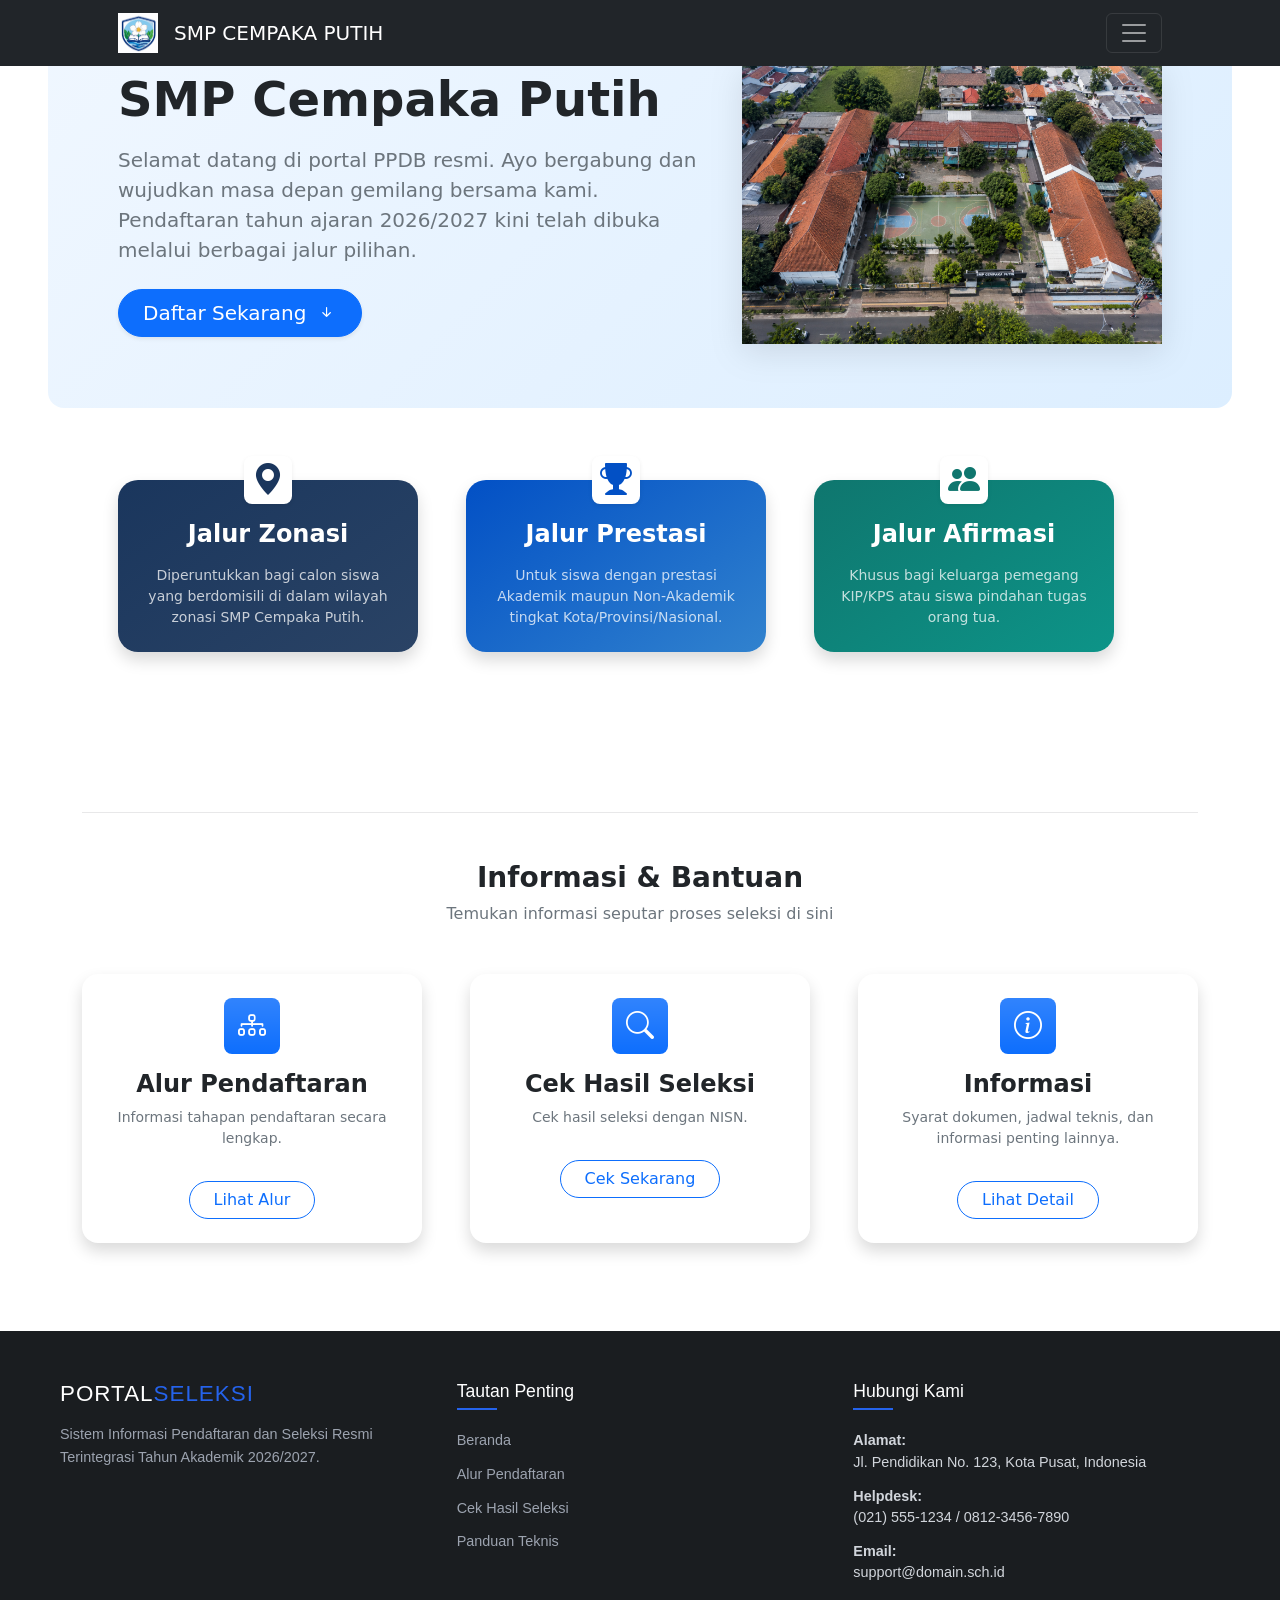
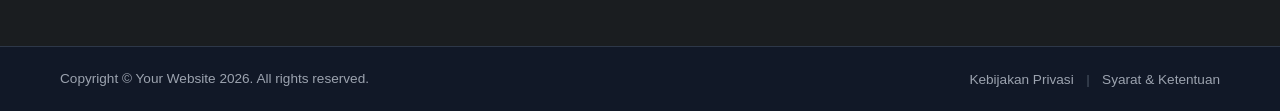
<file: index.html>
<!DOCTYPE html>
<html lang="en">
    <head>
        <meta charset="utf-8" />
        <meta name="viewport" content="width=device-width, initial-scale=1, shrink-to-fit=no" />
        <meta name="description" content="" />
        <meta name="author" content="" />
        <title>SMP CEMPAKA PUTIH</title>
        <!-- Favicon-->
        <link rel="icon" type="image/x-icon" href="assets/sign-img.png" />
        <!-- Bootstrap icons-->
        <link href="https://cdn.jsdelivr.net/npm/bootstrap-icons@1.4.1/font/bootstrap-icons.css" rel="stylesheet" />
        <!-- Core theme CSS (includes Bootstrap)-->
        <link href="css/styles.css" rel="stylesheet" />
    </head>
    <body>

        <!-- Responsive navbar-->
        <nav class="navbar navbar-dark bg-dark fixed-top">
            <div class="container px-lg-5">
                <a class="navbar-brand d-flex align-items-center" href="#">
                <img src="assets/sign-img.png" alt="Logo" width="40" height="40" class="me-3">
                SMP CEMPAKA PUTIH
                </a>

                <button class="navbar-toggler" type="button" data-bs-toggle="offcanvas" data-bs-target="#offcanvasNavbar" aria-controls="offcanvasNavbar">
                <span class="navbar-toggler-icon"></span>
                </button>

                <div class="offcanvas offcanvas-end text-bg-dark" tabindex="-1" id="offcanvasNavbar">
                    <div class="offcanvas-header">
                        <h5 class="offcanvas-title">MENU UTAMA</h5>
                        <button type="button" class="btn-close btn-close-white" data-bs-dismiss="offcanvas"></button>
                    </div>
                    <div class="offcanvas-body">
                        <ul class="navbar-nav justify-content-end flex-grow-1 pe-3">
                            <li class="nav-item"><a class="nav-link active" href="index.html">Beranda</a></li>
                            <li class="nav-item"><a class="nav-link" href="profil.html">Profil Sekolah</a></li>
                            <li class="nav-item"><a class="nav-link" href="jadwal_pendaftaran.html">Jadwal Pendaftaran</a></li>
                            <li class="nav-item"><a class="nav-link" href="auth_login.html">Login</a></li>
                            <hr>
                            <li class="nav-item mt-3">
                                <a class="btn btn-primary w-100 fw-bold rounded-pill" href="pendaftaran.php">DAFTAR SEKARANG</a>
                            </li>
                        </ul>
                    </div>
                </div>
            </div>
        </nav>
        
        <!-- Header-->
        <header class="py-5 mb-4 rounded-4 mx-5" style="background: linear-gradient(135deg, #f0f7ff 0%, #dceeff 100%);">
            <div class="container px-3 px-lg-5 my-3">
                <div class="row align-items-center">
                    
                    <div class="col-md-7 text-center text-md-start mb-4 mb-md-0">
                        <h1 class="display-5 fw-bolder text-dark mb-3">SMP Cempaka Putih</h1>
                        <p class="lead text-muted mb-4">
                            Selamat datang di portal PPDB resmi. Ayo bergabung dan wujudkan masa depan gemilang bersama kami. Pendaftaran tahun ajaran 2026/2027 kini telah dibuka melalui berbagai jalur pilihan.
                        </p>
                        <div class="d-grid d-md-flex justify-content-md-start">
                            <a href="#jalur-pendaftaran" class="btn btn-primary btn-lg px-4 me-md-2 rounded-pill shadow-sm fw-medium">
                                Daftar Sekarang <i class="bi bi-arrow-down-short ms-1"></i>
                            </a>
                        </div>
                    </div>

                    <div class="col-md-5 text-center">
                        <img src="assets/hero-img.png" alt="Ilustrasi PPDB SMP Cempaka Putih" class="img-fluid" style="max-height: 280px; filter: drop-shadow(0px 8px 16px rgba(0,0,0,0.1));">
                    </div>

                </div>
            </div>
        </header>

        <div id="jalur-pendaftaran" class="container px-4 px-lg-5 mt-5">
            </div>
        
        <!-- Page Content-->
        <section class="pt-4">
            <div class="container px-lg-5">

                <!-- Page Features -->
                <div class="row gx-lg-5">
                    <div class="row gx-5 justify-content-center">

                        <!-- KARTU 1: JALUR ZONASI (Deep Navy Blue - Elegan & Kokoh) -->
                        <div class="col-lg-4 mb-5">
                            <div class="card h-100 shadow border-0" style="background: linear-gradient(145deg, #1a365d, #2a4365); color: white; border-radius: 20px;">
                                <div class="card-body p-4 text-center">
                                    <!-- Warna ikon disesuaikan dengan tema biru gelap -->
                                    <div class="feature bg-white text-primary rounded-3 mb-3 mt-n5 shadow-sm mx-auto" style="width: 3rem; height: 3rem; display: flex; align-items: center; justify-content: center; color: #1a365d !important;">
                                        <i class="bi bi-geo-alt-fill"></i>
                                    </div>
                                    <div class="mt-3">
                                        <a href="form_zonasi.php" class="text-decoration-none text-white stretched-link">
                                            <h2 class="fs-4 fw-bold">Jalur Zonasi</h2>
                                        </a>
                                    </div>
                                    <p class="mt-3 mb-0 small opacity-75">
                                        Diperuntukkan bagi calon siswa yang berdomisili di dalam wilayah zonasi SMP Cempaka Putih.
                                    </p>
                                </div>
                            </div>
                        </div>

                        <!-- KARTU 2: JALUR PRESTASI (Royal Blue - Cerah & Berenergi) -->
                        <div class="col-lg-4 mb-5">
                            <div class="card h-100 shadow border-0" style="background: linear-gradient(145deg, #0250c5, #3182ce); color: white; border-radius: 20px;">
                                <div class="card-body p-4 text-center">
                                    <!-- Warna ikon disesuaikan dengan tema biru cerah -->
                                    <div class="feature bg-white rounded-3 mb-3 mt-n5 shadow-sm mx-auto" style="width: 3rem; height: 3rem; display: flex; align-items: center; justify-content: center; color: #0250c5 !important;">
                                        <i class="bi bi-trophy-fill"></i>
                                    </div>
                                    <div class="mt-3">
                                        <a href="form_prestasi.php" class="text-decoration-none text-white stretched-link">
                                            <h2 class="fs-4 fw-bold">Jalur Prestasi</h2>
                                        </a>
                                    </div>
                                    <p class="mt-3 mb-0 small opacity-75">
                                        Untuk siswa dengan prestasi Akademik maupun Non-Akademik tingkat Kota/Provinsi/Nasional.
                                    </p>
                                </div>
                            </div>
                        </div>

                        <!-- KARTU 3: JALUR AFIRMASI (Soft Ocean/Teal Blue - Teduh & Inklusif) -->
                        <div class="col-lg-4 mb-5">
                            <div class="card h-100 shadow border-0" style="background: linear-gradient(145deg, #0f766e, #0d9488); color: white; border-radius: 20px;">
                                <div class="card-body p-4 text-center">
                                    <!-- Warna ikon disesuaikan dengan tema biru samudera -->
                                    <div class="feature bg-white rounded-3 mb-3 mt-n5 shadow-sm mx-auto" style="width: 3rem; height: 3rem; display: flex; align-items: center; justify-content: center; color: #0f766e !important;">
                                        <i class="bi bi-people-fill"></i>
                                    </div>
                                    <div class="mt-3">
                                        <a href="form_afirmasi.php" class="text-decoration-none text-white stretched-link">
                                            <h2 class="fs-4 fw-bold">Jalur Afirmasi</h2>
                                        </a>
                                    </div>
                                    <p class="mt-3 mb-0 small opacity-75">
                                        Khusus bagi keluarga pemegang KIP/KPS atau siswa pindahan tugas orang tua.
                                    </p>
                                </div>
                            </div>
                        </div>

                    </div>
                </div>
            </div>

            <div class="container mt-5 pt-5">

                <hr class="mb-5" style="opacity: 0.1;">

                <div class="text-center mb-5">
                    <h3 class="fw-bold">Informasi & Bantuan</h3>
                    <p class="text-muted">
                        Temukan informasi seputar proses seleksi di sini
                    </p>
                </div>

                <div class="row gx-5 justify-content-center">

                    <div class="col-lg-4 mb-5">
                        <div class="card h-100 shadow border-0 p-4 text-center rounded-4">
                            <div class="bg-primary bg-gradient text-white rounded-3 mb-3 d-inline-flex align-items-center justify-content-center mx-auto" style="width: 3.5rem; height: 3.5rem;">
                                <i class="bi bi-diagram-3 fs-3"></i>
                            </div>
                            <h2 class="fs-4 fw-bold">Alur Pendaftaran</h2>
                            <p class="text-muted small">Informasi tahapan pendaftaran secara lengkap.</p>
                            <div class="mt-3">
                                <a href="halaman_alur.php" class="btn btn-outline-primary rounded-pill px-4">Lihat Alur</a>
                            </div>
                        </div>
                    </div>

                    <div class="col-lg-4 mb-5">
                        <div class="card h-100 shadow border-0 p-4 text-center rounded-4 border-primary border-4">

                            <div class="bg-primary bg-gradient text-white rounded-3 mb-3 d-inline-flex align-items-center justify-content-center mx-auto" style="width: 3.5rem; height: 3.5rem;">
                                <i class="bi bi-search fs-3"></i>
                            </div>

                            <h2 class="fs-4 fw-bold">Cek Hasil Seleksi</h2>

                            <p class="text-muted small">
                                Cek hasil seleksi dengan NISN.
                            </p>

                            <div class="mt-3">
                                <a href="pengumuman.php" class="btn btn-outline-primary rounded-pill px-4">Cek Sekarang</a>                                </a>
                            </div>

                        </div>
                    </div>

                    <div class="col-lg-4 mb-5">
                        <div class="card h-100 shadow border-0 p-4 text-center rounded-4">
                            <div class="bg-primary bg-gradient text-white rounded-3 mb-3 d-inline-flex align-items-center justify-content-center mx-auto" style="width: 3.5rem; height: 3.5rem;">
                                <i class="bi bi-info-circle fs-3"></i>
                            </div>
                            <h2 class="fs-4 fw-bold">Informasi</h2>
                            <p class="text-muted small">Syarat dokumen, jadwal teknis, dan informasi penting lainnya.</p>
                            <div class="mt-3">
                                <a href="informasi.php" class="btn btn-outline-primary rounded-pill px-4">Lihat Detail</a>
                            </div>
                        </div>
                    </div>
                </div>
            </div>

        </section>
        <!-- Footer-->
        <footer class="site-footer">
            <div class="footer-container">
                
                <!-- Kolom 1: Branding / Logo -->
                <div class="footer-column branding-col">
                    <!-- Ganti src dengan logo kamu jika ada, atau gunakan teks -->
                    <h3 class="footer-logo">PORTAL<span>SELEKSI</span></h3>
                    <p class="footer-description">
                        Sistem Informasi Pendaftaran dan Seleksi Resmi Terintegrasi Tahun Akademik 2026/2027.
                    </p>
                </div>

                <!-- Kolom 2: Tautan Penting -->
                <div class="footer-column">
                    <h4>Tautan Penting</h4>
                    <ul class="footer-links">
                        <li><a href="index.html">Beranda</a></li>
                        <li><a href="jadwal_pendaftaran.html">Alur Pendaftaran</a></li>
                        <li><a href="pengumuman.php">Cek Hasil Seleksi</a></li>
                        <li><a href="halaman_alur.php">Panduan Teknis</a></li>
                    </ul>
                </div>

                <!-- Kolom 3: Kontak & Bantuan -->
                <div class="footer-column">
                    <h4>Hubungi Kami</h4>
                    <ul class="footer-contact">
                        <li>
                            <strong>Alamat:</strong><br>
                            Jl. Pendidikan No. 123, Kota Pusat, Indonesia
                        </li>
                        <li>
                            <strong>Helpdesk:</strong><br>
                            (021) 555-1234 / 0812-3456-7890
                        </li>
                        <li>
                            <strong>Email:</strong><br>
                            support@domain.sch.id
                        </li>
                    </ul>
                </div>

            </div>

            <!-- Baris Paling Bawah (Copyright & Legal) -->
            <div class="footer-bottom">
                <div class="footer-bottom-container">
                    <p class="copyright">Copyright &copy; Your Website 2026. All rights reserved.</p>
                    <div class="legal-links">
                        <a href="#">Kebijakan Privasi</a>
                        <span class="divider">|</span>
                        <a href="#">Syarat & Ketentuan</a>
                    </div>
                </div>
            </div>
        </footer>
        <!-- Bootstrap core JS-->
        <script src="https://cdn.jsdelivr.net/npm/bootstrap@5.2.3/dist/js/bootstrap.bundle.min.js"></script>
        <!-- Core theme JS-->
        <script src="js/scripts.js"></script>
    </body>
</html>
</file>
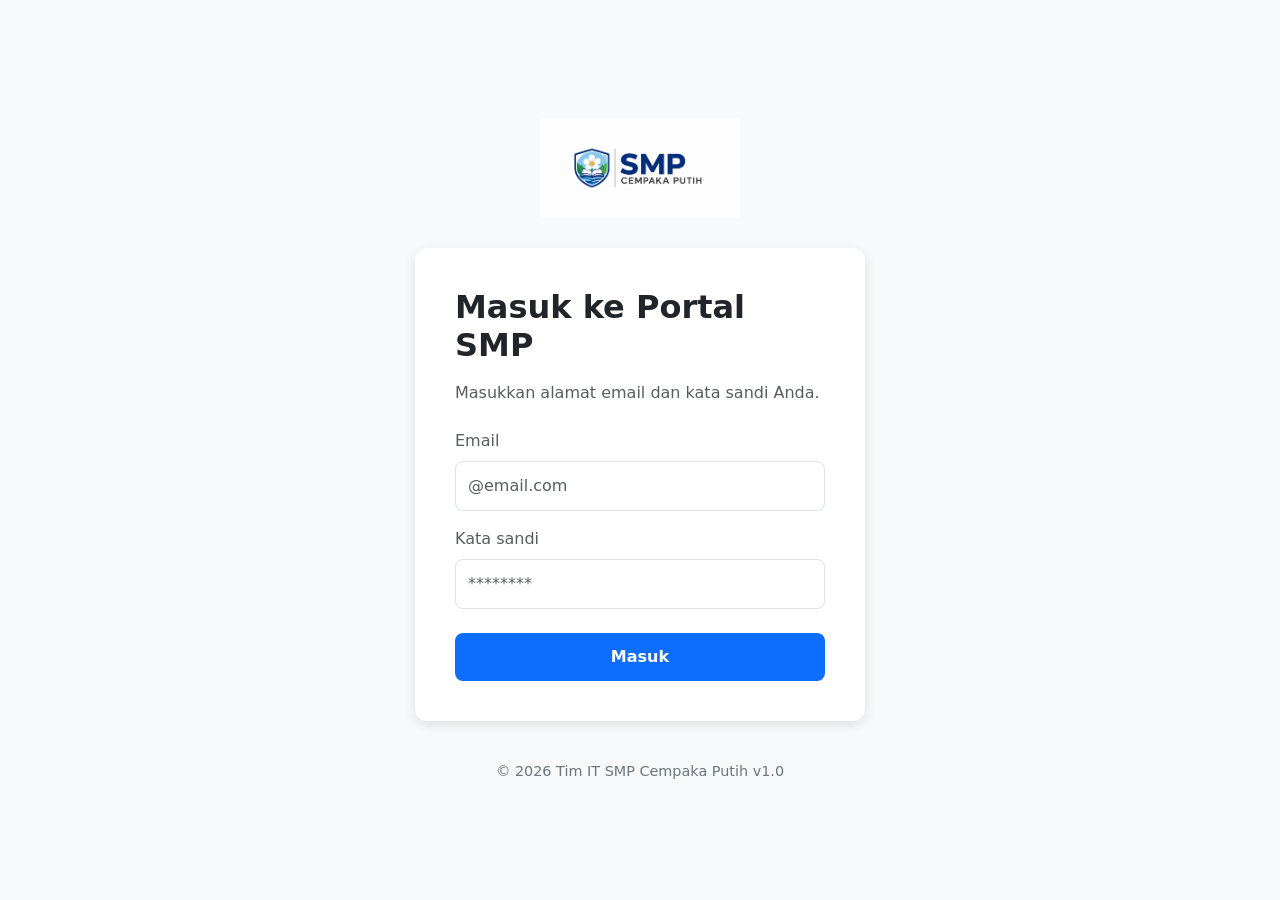
<file: auth_login.html>
<!DOCTYPE html>
<html lang="en">
<head>
    <meta charset="UTF-8">
    <meta name="viewport" content="width=device-width, initial-scale=1.0">
    <title>Masuk - SMP Cempaka Putih</title>
    <link href="https://cdn.jsdelivr.net/npm/bootstrap@5.3.0/dist/css/bootstrap.min.css" rel="stylesheet">
    <style>
        body { background-color: #f8f9fa; height: 100vh; display: flex; flex-direction: column; align-items: center; justify-content: center; }
        .login-card { background: white; border-radius: 12px; padding: 40px; box-shadow: 0 4px 12px rgba(0,0,0,0.1); width: 100%; max-width: 450px; }
        .btn-login { background-color: #0d6efd; color: white; border: none; padding: 12px; border-radius: 8px; width: 100%; font-weight: bold; }
        .logo-login { max-width: 200px; margin-bottom: 30px; }
        .form-control { padding: 12px; border-radius: 8px; }
        footer { margin-top: 40px; color: #6c757d; font-size: 0.9rem; }
    </style>
</head>
<body>

    <!-- Logo di atas kotak login -->
    <img src="assets/logo-img.png" class="logo-login" alt="Logo SMP Cendekia">

    <div class="login-card">
        <h2 class="fw-bold mb-3">Masuk ke Portal SMP</h2>
        <p class="text-muted mb-4">Masukkan alamat email dan kata sandi Anda.</p>

        <form action="index.html"> <!-- Sementara diarahkan ke halaman utama -->
            <div class="mb-3">
                <label class="form-label text-muted">Email</label>
                <input type="email" class="form-control" placeholder="@email.com" required>
            </div>
            
            <div class="mb-4">
                <div class="d-flex justify-content-between">
                    <label class="form-label text-muted">Kata sandi</label>
                </div>
                <input type="password" class="form-control" placeholder="********" required>
            </div>

            <button type="submit" class="btn-login">Masuk</button>
        </form>
    </div>

    <footer>
        © 2026 Tim IT SMP Cempaka Putih v1.0
    </footer>

</body>
</html>
</file>
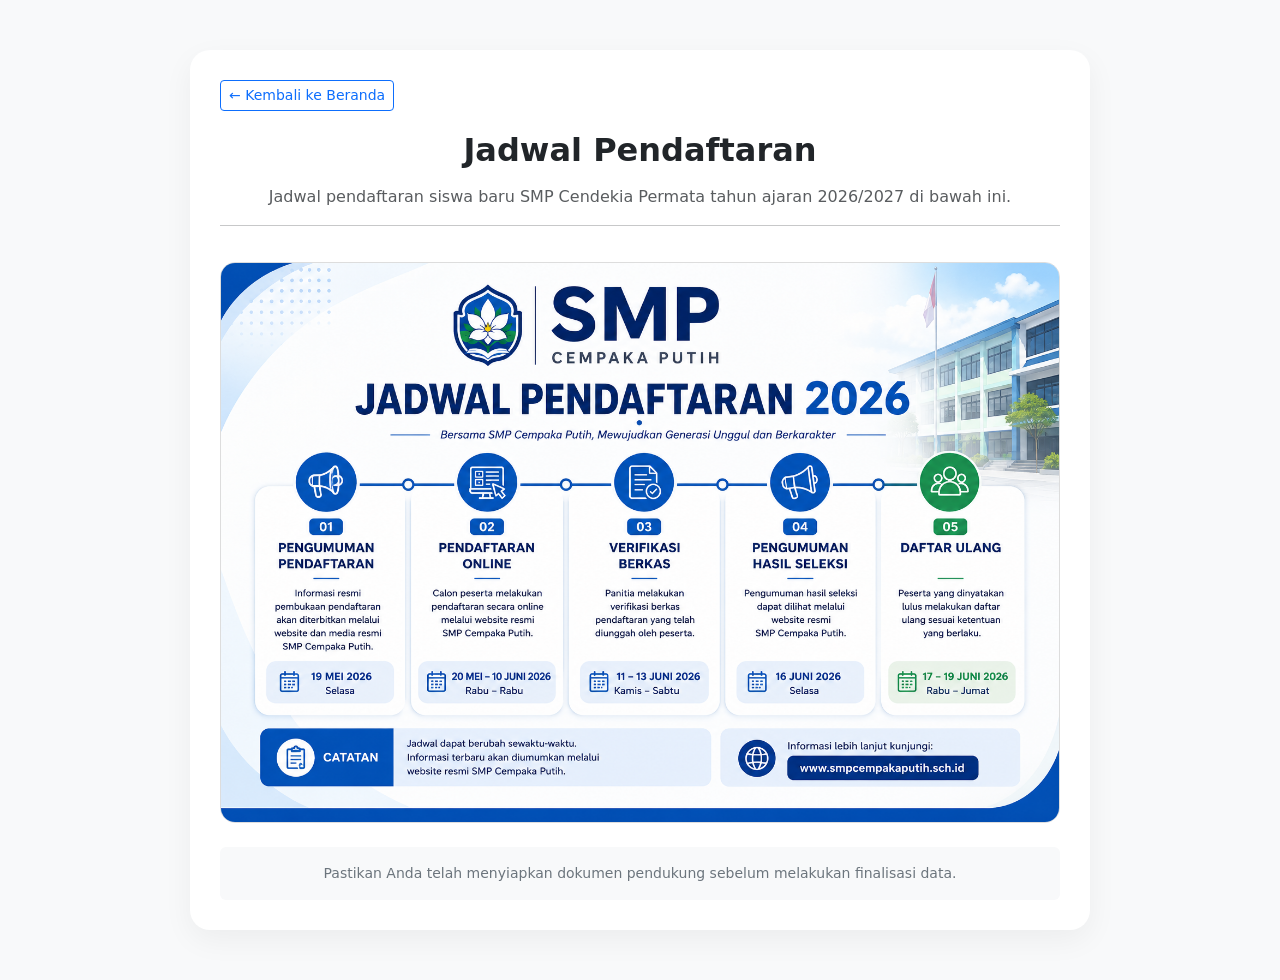
<file: jadwal_pendaftaran.html>
<!DOCTYPE html>
<html lang="en">
<head>
    <meta charset="UTF-8">
    <meta name="viewport" content="width=device-width, initial-scale=1.0">
    <title>Jadwal Pendaftaran - SMP Cendekia</title>
    <link href="https://cdn.jsdelivr.net/npm/bootstrap@5.3.0/dist/css/bootstrap.min.css" rel="stylesheet">
    <style>
        body { background-color: #f8f9fa; }
        .info-container { max-width: 900px; margin: 50px auto; background: white; padding: 30px; border-radius: 20px; box-shadow: 0 10px 30px rgba(0,0,0,0.05); }
        .alur-img { width: 100%; border-radius: 15px; margin-top: 20px; border: 1px solid #ddd; }
        .btn-back { margin-bottom: 20px; }
    </style>
</head>
<body>

<div class="container">
    <div class="info-container text-center">
        <!-- Tombol Kembali -->
        <div class="text-start">
            <a href="index.html" class="btn btn-outline-primary btn-sm btn-back">← Kembali ke Beranda</a>
        </div>

        <h2 class="fw-bold mb-3">Jadwal Pendaftaran</h2>
        <p class="text-muted">Jadwal pendaftaran siswa baru SMP Cendekia Permata tahun ajaran 2026/2027 di bawah ini.</p>
        
        <hr>

        <!-- GAMBAR DARI CANVA -->
        <!-- Ganti 'alur-pendaftaran.png' dengan nama file gambar yang kamu download dari Canva -->
        <img src="assets/jadwal.png" alt="Gambar Alur Pendaftaran Canva" class="alur-img">

        <div class="mt-4 p-3 bg-light rounded">
            <p class="mb-0 small text-secondary">Pastikan Anda telah menyiapkan dokumen pendukung sebelum melakukan finalisasi data.</p>
        </div>
    </div>
</div>

</body>
</html>
</file>
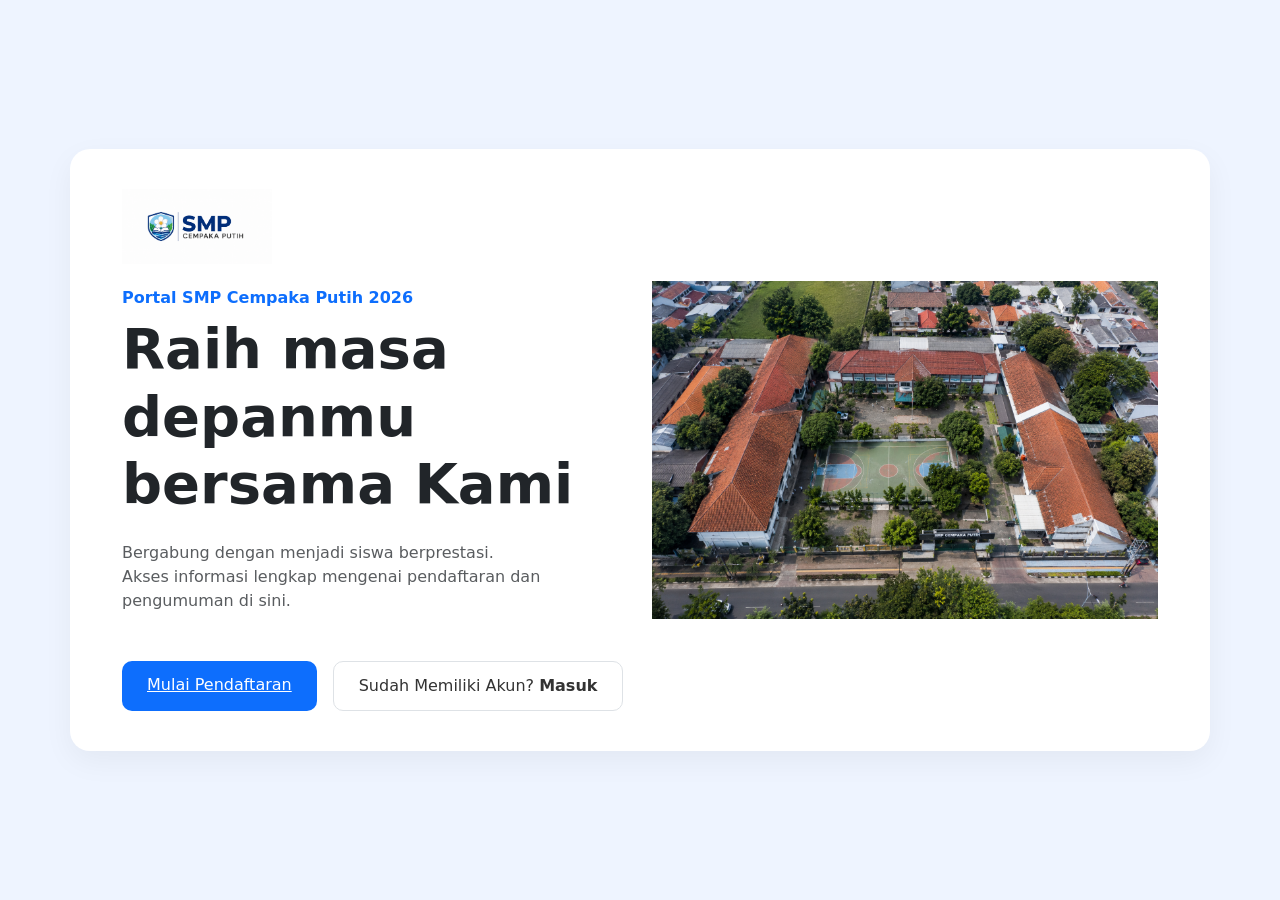
<file: login.html>
<!DOCTYPE html>
<html lang="en">
<head>
    <meta charset="UTF-8">
    <meta name="viewport" content="width=device-width, initial-scale=1.0">
    <title>Portal SMP Cempaka Putih</title>
    <link href="https://cdn.jsdelivr.net/npm/bootstrap@5.3.0/dist/css/bootstrap.min.css" rel="stylesheet">
    <link rel="stylesheet" href="https://cdn.jsdelivr.net/npm/bootstrap-icons@1.11.0/font/bootstrap-icons.css">
    <style>
        body { background-color: #eef4ff; height: 100vh; display: flex; align-items: center; }
        .portal-card { background: white; border-radius: 20px; padding: 40px; box-shadow: 0 10px 30px rgba(0,0,0,0.05); }
        .btn-portal-primary { background-color: #0d6efd; color: white; border-radius: 10px; padding: 12px 25px; border: none; }
        .btn-portal-outline { background: white; border: 1px solid #dee2e6; border-radius: 10px; padding: 12px 25px; color: #333; text-decoration: none; }
        .hero-img { max-width: 100%; height: auto; }
    </style>
</head>
<body>

<div class="container">
    <div class="row align-items-center portal-card">
        <!-- Bagian Teks -->
        <div class="col-lg-6">
            <img src="assets/logo-img.png" width="150" class="mb-4" alt="Logo">
            <h6 class="text-primary fw-bold">Portal SMP Cempaka Putih 2026</h6>
            <h1 class="display-4 fw-bold mb-4">Raih masa depanmu bersama Kami</h1>
            <p class="text-muted mb-5">Bergabung dengan menjadi siswa berprestasi.<br>
             Akses informasi lengkap mengenai pendaftaran dan pengumuman di sini.</p>
            
            <div class="d-flex gap-3">
                <!-- Tombol ini mengarah ke file utama kamu -->
                <a href="index.html" class="btn-portal-primary">Mulai Pendaftaran <i></i></a>
                <a href="auth_login.html" class="btn-portal-outline">Sudah Memiliki Akun? <b>Masuk</b></a>
            </div>
        </div>
        
        <!-- Bagian Gambar (Gunakan image_afac59.png tadi di sini) -->
        <div class="col-lg-6 text-center">
            <div class="hero-img-container">
                <img src="assets/hero-img.png" class="img-fluid hero-img-styled" alt="Ilustrasi Sekolah">
            </div>
        </div>
    </div>
</div>

</body>
</html>
</file>
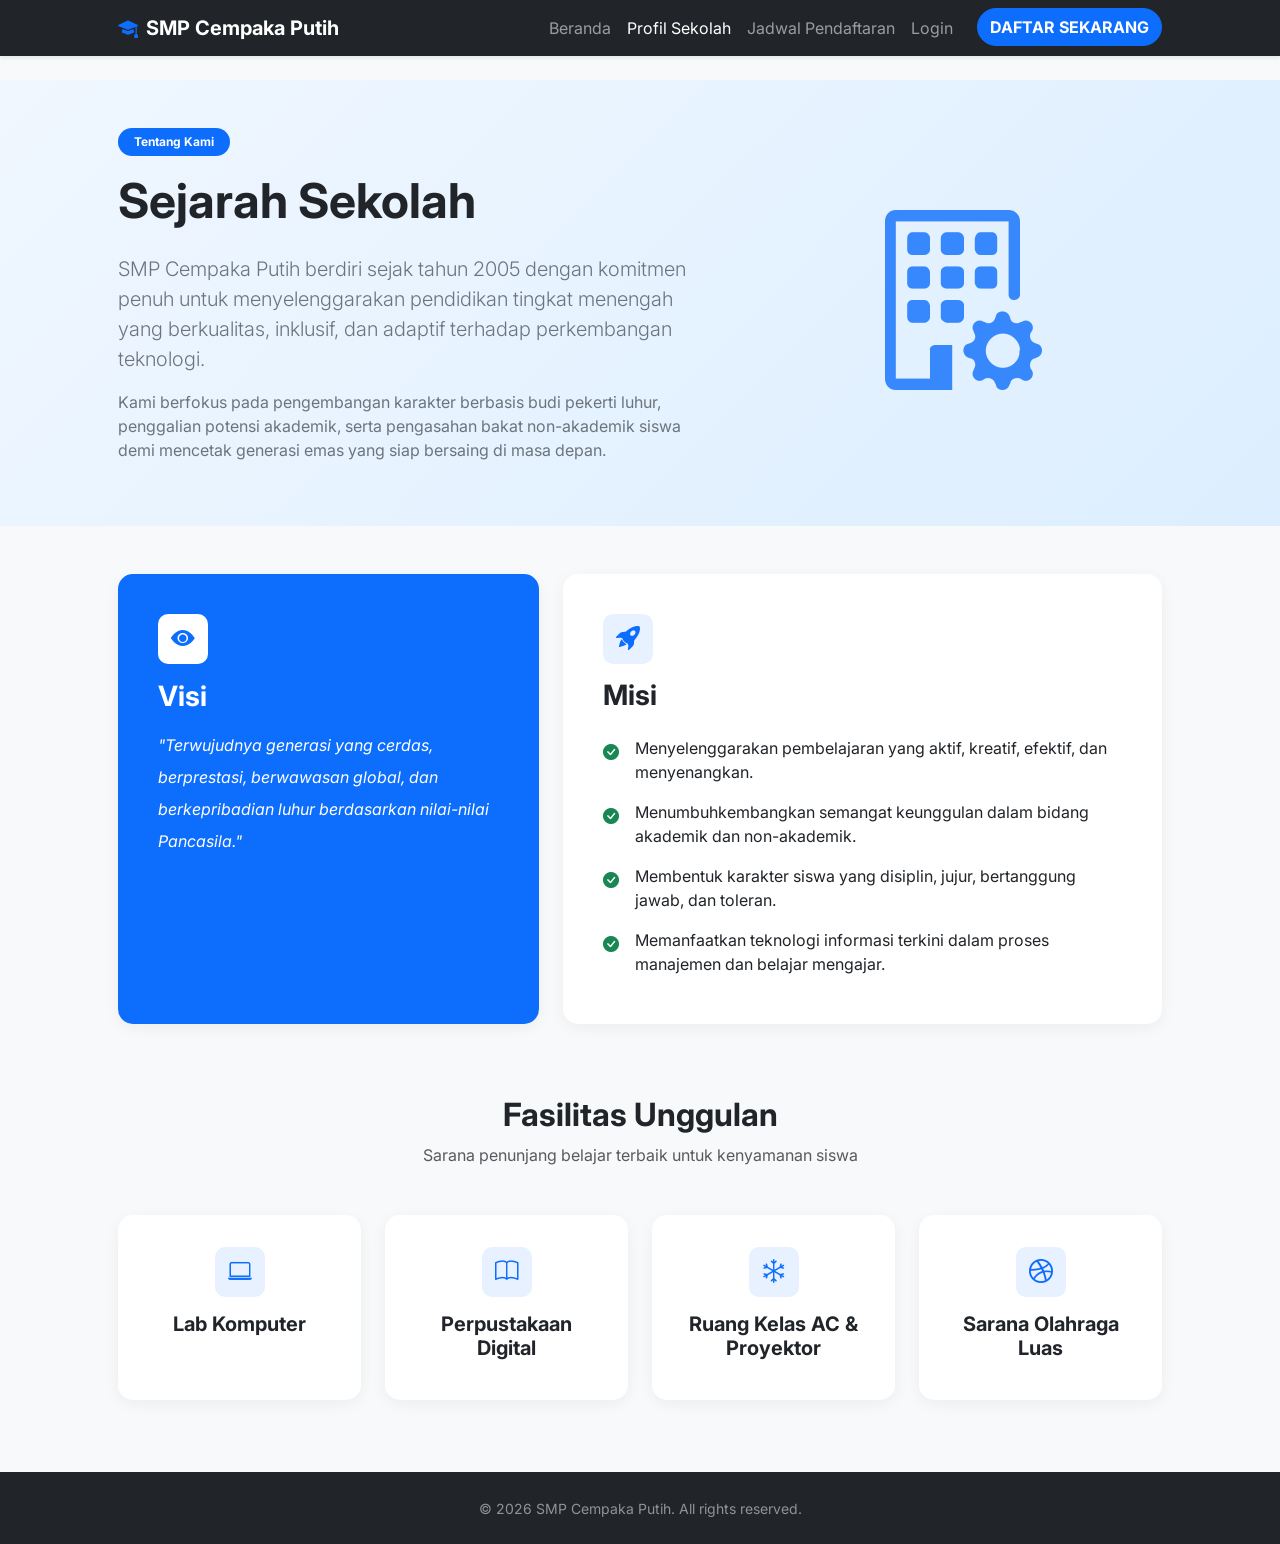
<file: profil.html>
<!DOCTYPE html>
<html lang="id">
<head>
    <meta charset="UTF-8">
    <meta name="viewport" content="width=device-width, initial-scale=1.0">
    <title>Profil Sekolah - SMP Cempaka Putih</title>
    <link href="https://cdn.jsdelivr.net/npm/bootstrap@5.3.2/dist/css/bootstrap.min.css" rel="stylesheet">
    <link rel="stylesheet" href="https://cdn.jsdelivr.net/npm/bootstrap-icons@1.11.1/font/bootstrap-icons.css">
    <link href="https://fonts.googleapis.com/css2?family=Inter:wght@300;400;600;700&display=swap" rel="stylesheet">
    
    <style>
        body {
            font-family: 'Inter', sans-serif;
            background-color: #f8f9fa;
            padding-top: 80px; /* Supaya konten tidak tertutup navbar fixed-top */
        }
        .hero-section {
            background: linear-gradient(135deg, #f0f7ff 0%, #dceeff 100%);
        }
        .card-custom {
            border: none;
            border-radius: 15px;
            box-shadow: 0 4px 15px rgba(0,0,0,0.05);
            transition: transform 0.3s ease;
        }
        .card-custom:hover {
            transform: translateY(-5px);
        }
        .icon-box {
            width: 50px;
            height: 50px;
            background-color: #e7f1ff;
            color: #0d6efd;
            border-radius: 10px;
            display: flex;
            align-items: center;
            justify-content: center;
            font-size: 24px;
            margin-bottom: 15px;
        }
    </style>
</head>
<body>

    <nav class="navbar navbar-expand-lg navbar-dark bg-dark fixed-top shadow-sm">
        <div class="container px-lg-5">
            <a class="navbar-brand fw-bold d-flex align-items-center" href="#">
                <i class="bi bi-mortarboard-fill me-2 text-primary"></i> SMP Cempaka Putih
            </a>
            <button class="navbar-toggler" type="button" data-bs-toggle="offcanvas" data-bs-target="#offcanvasNavbar">
                <span class="navbar-toggler-icon"></span>
            </button>
            
            <div class="offcanvas offcanvas-end text-bg-dark" tabindex="-1" id="offcanvasNavbar">
                <div class="offcanvas-header">
                    <h5 class="offcanvas-title">MENU UTAMA</h5>
                    <button type="button" class="btn-close btn-close-white" data-bs-dismiss="offcanvas"></button>
                </div>
                <div class="offcanvas-body">
                    <ul class="navbar-nav justify-content-end flex-grow-1 pe-3">
                        <li class="nav-item"><a class="nav-link" href="index.html">Beranda</a></li>
                        <li class="nav-item"><a class="nav-link active" href="profil.html">Profil Sekolah</a></li>
                        <li class="nav-item"><a class="nav-link" href="jadwal_pendaftaran.html">Jadwal Pendaftaran</a></li>
                        <li class="nav-item"><a class="nav-link" href="auth_login.html">Login</a></li>
                    </ul>
                    <div class="nav-item mt-3 mt-lg-0">
                        <a class="btn btn-primary w-100 fw-bold rounded-pill" href="pendaftaran.php">DAFTAR SEKARANG</a>
                    </div>
                </div>
            </div>
        </div>
    </nav>

    <section class="hero-section py-5 mb-5">
        <div class="container px-lg-5">
            <div class="row align-items-center">
                <div class="col-lg-7">
                    <span class="badge bg-primary px-3 py-2 rounded-pill mb-3">Tentang Kami</span>
                    <h1 class="display-5 fw-bold text-dark mb-4">Sejarah Sekolah</h1>
                    <p class="lead text-secondary lh-base">
                        SMP Cempaka Putih berdiri sejak tahun 2005 dengan komitmen penuh untuk menyelenggarakan pendidikan tingkat menengah yang berkualitas, inklusif, dan adaptif terhadap perkembangan teknologi.
                    </p>
                    <p class="text-secondary lh-base">
                        Kami berfokus pada pengembangan karakter berbasis budi pekerti luhur, penggalian potensi akademik, serta pengasahan bakat non-akademik siswa demi mencetak generasi emas yang siap bersaing di masa depan.
                    </p>
                </div>
                <div class="col-lg-5 text-center d-none d-lg-block">
                    <i class="bi bi-building-gear text-primary" style="font-size: 180px; opacity: 0.8;"></i>
                </div>
            </div>
        </div>
    </section>

    <section class="container px-lg-5 mb-5">
        <div class="row g-4">
            <div class="col-md-5">
                <div class="card card-custom h-100 bg-primary text-white p-4">
                    <div class="card-body">
                        <div class="icon-box bg-white text-primary mb-3">
                            <i class="bi bi-eye-fill"></i>
                        </div>
                        <h3 class="fw-bold mb-3 text-white">Visi</h3>
                        <p class="card-text fst-italic lh-lg text-white">
                            "Terwujudnya generasi yang cerdas, berprestasi, berwawasan global, dan berkepribadian luhur berdasarkan nilai-nilai Pancasila."
                        </p>
                    </div>
                </div>
            </div>
            
            <div class="col-md-7">
                <div class="card card-custom h-100 p-4">
                    <div class="card-body">
                        <div class="icon-box">
                            <i class="bi bi-rocket-takeoff-fill"></i>
                        </div>
                        <h3 class="fw-bold mb-3 text-dark">Misi</h3>
                        <ul class="list-group list-group-flush">
                            <li class="list-group-item px-0 border-0 d-flex align-items-start bg-transparent">
                                <i class="bi bi-check-circle-fill text-success me-3 mt-1"></i>
                                <span>Menyelenggarakan pembelajaran yang aktif, kreatif, efektif, dan menyenangkan.</span>
                            </li>
                            <li class="list-group-item px-0 border-0 d-flex align-items-start bg-transparent">
                                <i class="bi bi-check-circle-fill text-success me-3 mt-1"></i>
                                <span>Menumbuhkembangkan semangat keunggulan dalam bidang akademik dan non-akademik.</span>
                            </li>
                            <li class="list-group-item px-0 border-0 d-flex align-items-start bg-transparent">
                                <i class="bi bi-check-circle-fill text-success me-3 mt-1"></i>
                                <span>Membentuk karakter siswa yang disiplin, jujur, bertanggung jawab, dan toleran.</span>
                            </li>
                            <li class="list-group-item px-0 border-0 d-flex align-items-start bg-transparent">
                                <i class="bi bi-check-circle-fill text-success me-3 mt-1"></i>
                                <span>Memanfaatkan teknologi informasi terkini dalam proses manajemen dan belajar mengajar.</span>
                            </li>
                        </ul>
                    </div>
                </div>
            </div>
        </div>
    </section>

    <section class="container px-lg-5 mb-5 py-4">
        <div class="text-center mb-5">
            <h2 class="fw-bold text-dark">Fasilitas Unggulan</h2>
            <p class="text-muted">Sarana penunjang belajar terbaik untuk kenyamanan siswa</p>
        </div>
        
        <div class="row g-4">
            <div class="col-sm-6 col-lg-3">
                <div class="card card-custom p-3 text-center h-100">
                    <div class="card-body">
                        <div class="icon-box mx-auto">
                            <i class="bi bi-laptop"></i>
                        </div>
                        <h5 class="fw-bold text-dark">Lab Komputer</h5>
                    </div>
                </div>
            </div>
            <div class="col-sm-6 col-lg-3">
                <div class="card card-custom p-3 text-center h-100">
                    <div class="card-body">
                        <div class="icon-box mx-auto">
                            <i class="bi bi-book"></i>
                        </div>
                        <h5 class="fw-bold text-dark">Perpustakaan Digital</h5>
                    </div>
                </div>
            </div>
            <div class="col-sm-6 col-lg-3">
                <div class="card card-custom p-3 text-center h-100">
                    <div class="card-body">
                        <div class="icon-box mx-auto">
                            <i class="bi bi-snow"></i>
                        </div>
                        <h5 class="fw-bold text-dark">Ruang Kelas AC & Proyektor</h5>
                    </div>
                </div>
            </div>
            <div class="col-sm-6 col-lg-3">
                <div class="card card-custom p-3 text-center h-100">
                    <div class="card-body">
                        <div class="icon-box mx-auto">
                            <i class="bi bi-dribbble"></i>
                        </div>
                        <h5 class="fw-bold text-dark">Sarana Olahraga Luas</h5>
                    </div>
                </div>
            </div>
        </div>
    </section>

    <footer class="bg-dark text-white-50 text-center py-4 mt-5">
        <div class="container">
            <small>&copy; 2026 SMP Cempaka Putih. All rights reserved.</small>
        </div>
    </footer>

    <script src="https://cdn.jsdelivr.net/npm/bootstrap@5.3.2/dist/js/bootstrap.bundle.min.js"></script>
</body>
</html>
</file>
